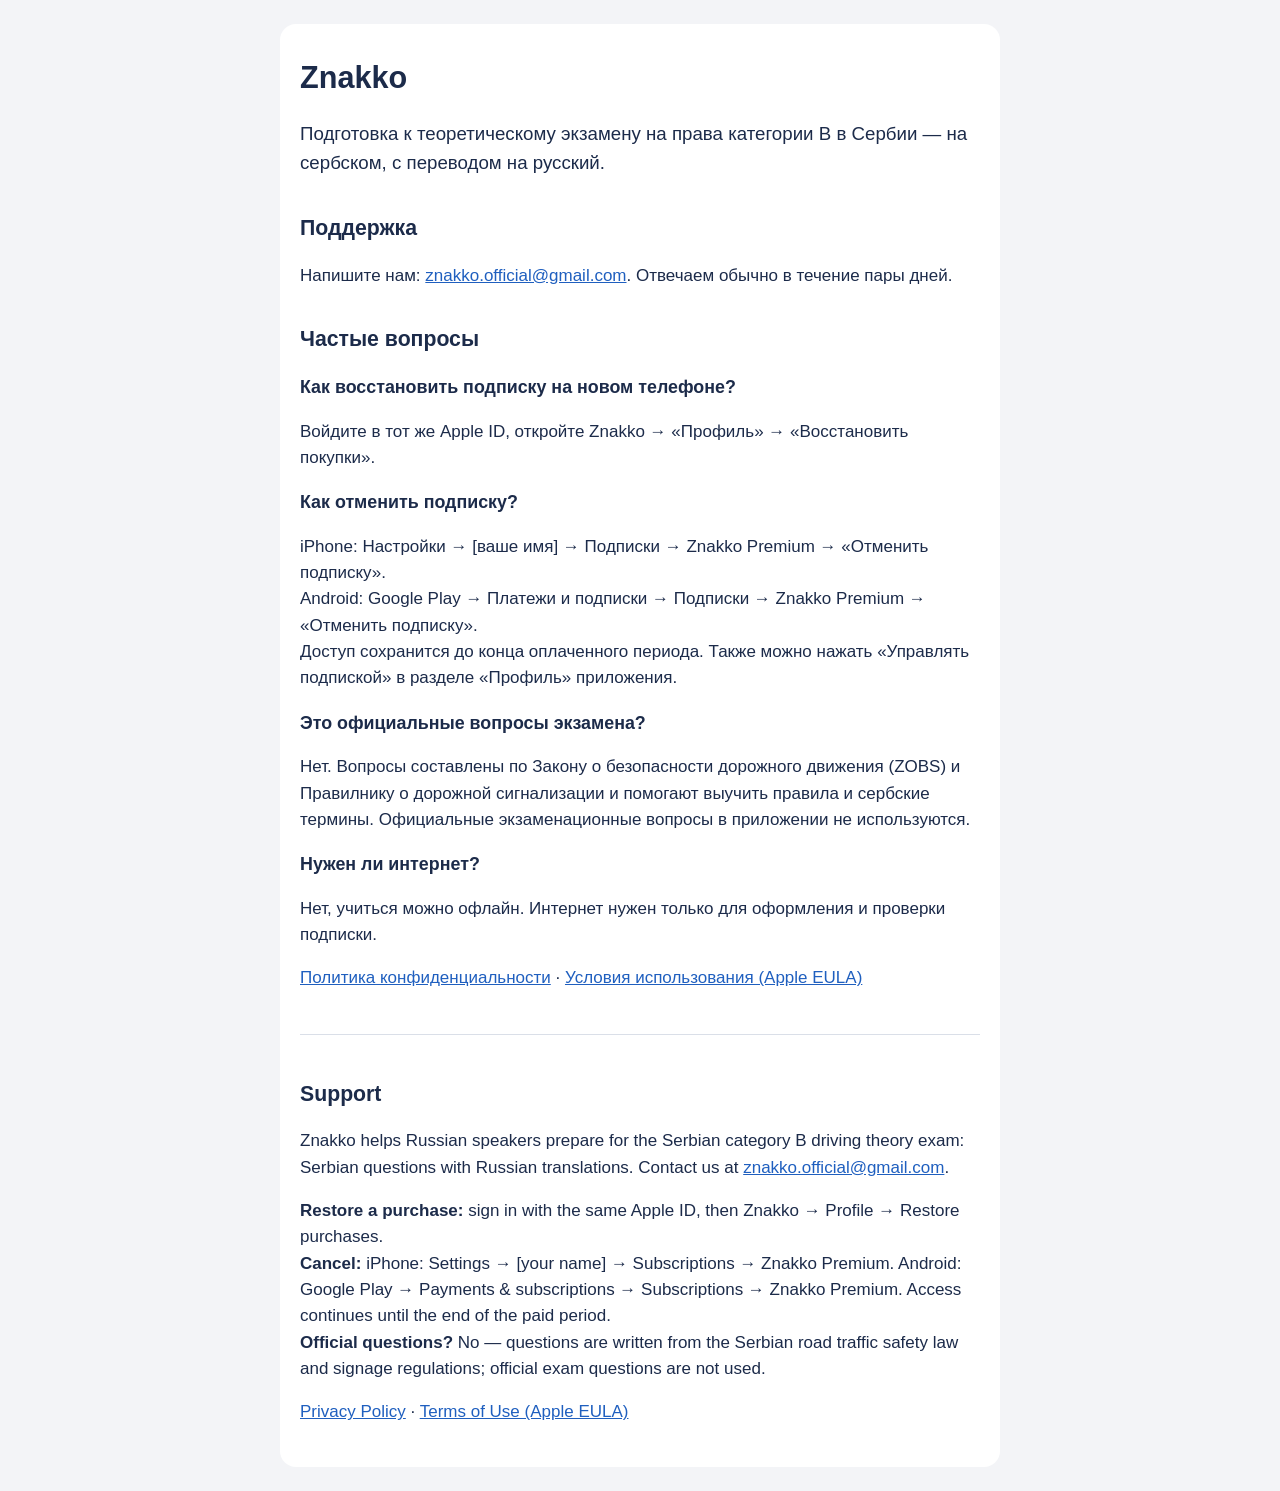
<file: index.html>
<!doctype html>
<html lang="ru">
<head>
<meta charset="utf-8">
<meta name="viewport" content="width=device-width, initial-scale=1">
<title>Znakko — подготовка к экзамену на права в Сербии</title>
<link rel="stylesheet" href="style.css">
</head>
<body>
<main>
  <h1>Znakko</h1>
  <p class="lead">Подготовка к теоретическому экзамену на права категории B в Сербии — на сербском, с переводом на русский.</p>

  <h2>Поддержка</h2>
  <p>Напишите нам: <a href="mailto:znakko.official@gmail.com">znakko.official@gmail.com</a>. Отвечаем обычно в течение пары дней.</p>

  <h2>Частые вопросы</h2>
  <h3>Как восстановить подписку на новом телефоне?</h3>
  <p>Войдите в тот же Apple ID, откройте Znakko → «Профиль» → «Восстановить покупки».</p>
  <h3>Как отменить подписку?</h3>
  <p>iPhone: Настройки → [ваше имя] → Подписки → Znakko Premium → «Отменить подписку».<br>Android: Google Play → Платежи и подписки → Подписки → Znakko Premium → «Отменить подписку».<br>Доступ сохранится до конца оплаченного периода. Также можно нажать «Управлять подпиской» в разделе «Профиль» приложения.</p>
  <h3>Это официальные вопросы экзамена?</h3>
  <p>Нет. Вопросы составлены по Закону о безопасности дорожного движения (ZOBS) и Правилнику о дорожной сигнализации и помогают выучить правила и сербские термины. Официальные экзаменационные вопросы в приложении не используются.</p>
  <h3>Нужен ли интернет?</h3>
  <p>Нет, учиться можно офлайн. Интернет нужен только для оформления и проверки подписки.</p>

  <p><a href="privacy/">Политика конфиденциальности</a> · <a href="https://www.apple.com/legal/internet-services/itunes/dev/stdeula/">Условия использования (Apple EULA)</a></p>

  <hr>

  <div lang="en">
  <h2>Support</h2>
  <p>Znakko helps Russian speakers prepare for the Serbian category B driving theory exam: Serbian questions with Russian translations. Contact us at <a href="mailto:znakko.official@gmail.com">znakko.official@gmail.com</a>.</p>
  <p><strong>Restore a purchase:</strong> sign in with the same Apple ID, then Znakko → Profile → Restore purchases.<br>
  <strong>Cancel:</strong> iPhone: Settings → [your name] → Subscriptions → Znakko Premium. Android: Google Play → Payments &amp; subscriptions → Subscriptions → Znakko Premium. Access continues until the end of the paid period.<br>
  <strong>Official questions?</strong> No — questions are written from the Serbian road traffic safety law and signage regulations; official exam questions are not used.</p>
  <p><a href="privacy/">Privacy Policy</a> · <a href="https://www.apple.com/legal/internet-services/itunes/dev/stdeula/">Terms of Use (Apple EULA)</a></p>
  </div>
</main>
</body>
</html>
</file>
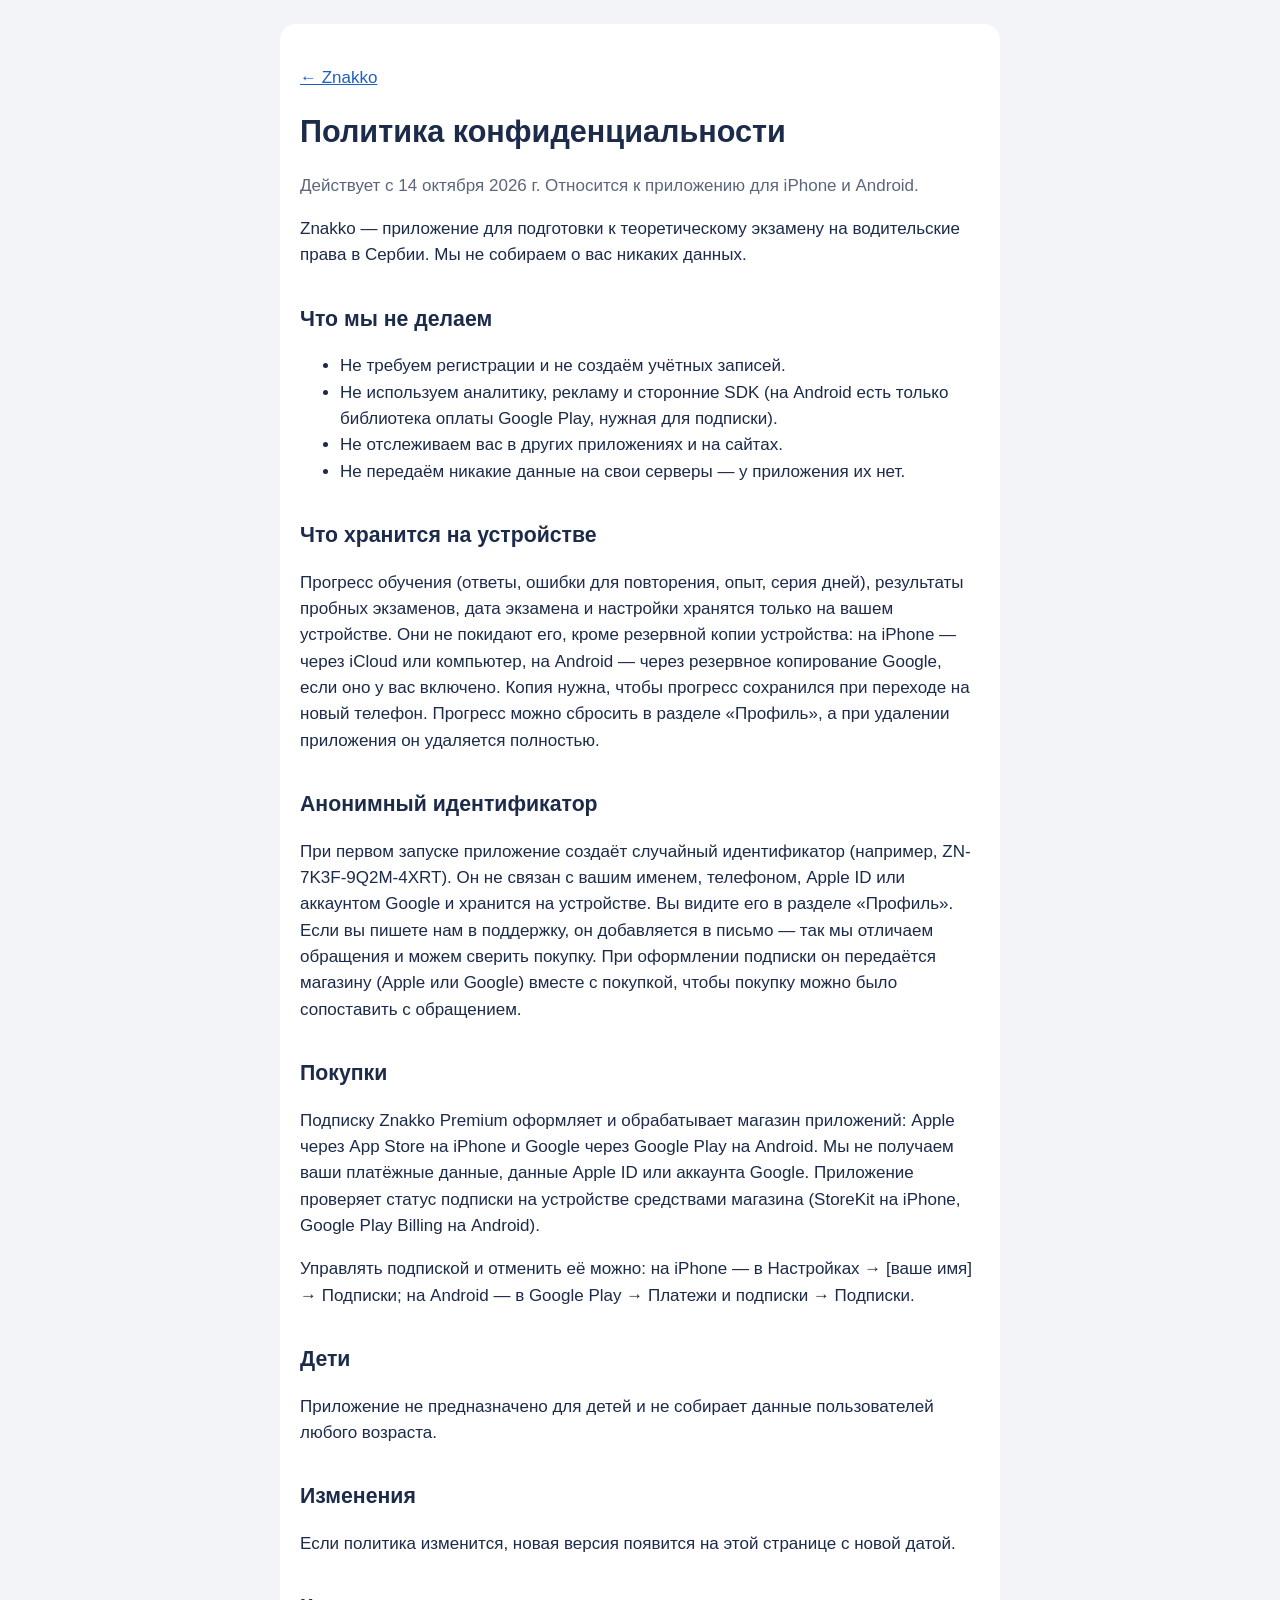
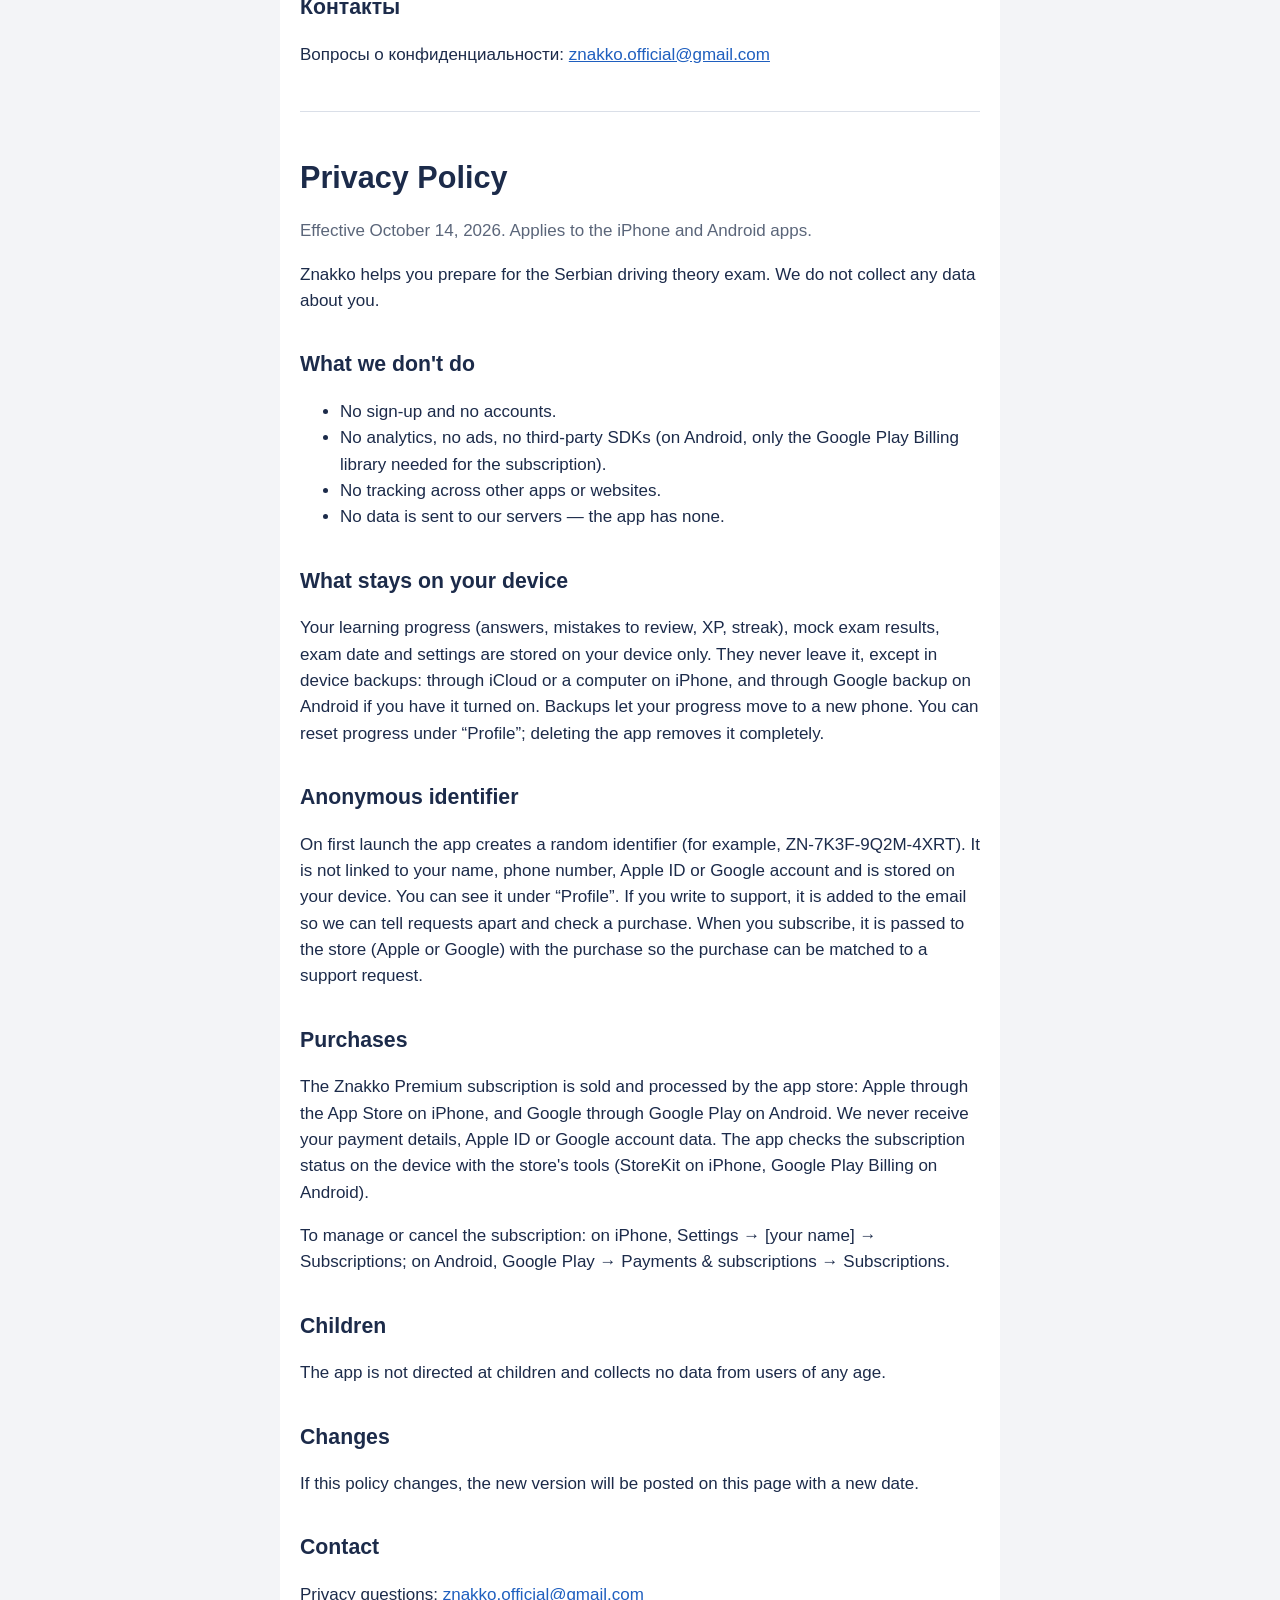
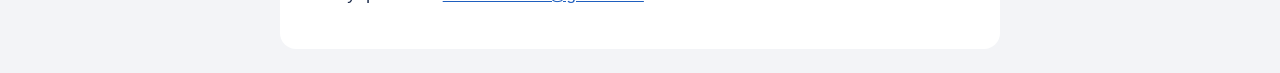
<file: privacy/index.html>
<!doctype html>
<html lang="ru">
<head>
<meta charset="utf-8">
<meta name="viewport" content="width=device-width, initial-scale=1">
<title>Znakko — Политика конфиденциальности / Privacy Policy</title>
<link rel="stylesheet" href="../style.css">
</head>
<body>
<main>
  <p class="back"><a href="../">← Znakko</a></p>

  <h1>Политика конфиденциальности</h1>
  <p class="muted">Действует с 14 октября 2026 г. Относится к приложению для iPhone и Android.</p>

  <p>Znakko — приложение для подготовки к теоретическому экзамену на водительские права в Сербии. Мы не собираем о вас никаких данных.</p>

  <h2>Что мы не делаем</h2>
  <ul>
    <li>Не требуем регистрации и не создаём учётных записей.</li>
    <li>Не используем аналитику, рекламу и сторонние SDK (на Android есть только библиотека оплаты Google Play, нужная для подписки).</li>
    <li>Не отслеживаем вас в других приложениях и на сайтах.</li>
    <li>Не передаём никакие данные на свои серверы — у приложения их нет.</li>
  </ul>

  <h2>Что хранится на устройстве</h2>
  <p>Прогресс обучения (ответы, ошибки для повторения, опыт, серия дней), результаты пробных экзаменов, дата экзамена и настройки хранятся только на вашем устройстве. Они не покидают его, кроме резервной копии устройства: на iPhone — через iCloud или компьютер, на Android — через резервное копирование Google, если оно у вас включено. Копия нужна, чтобы прогресс сохранился при переходе на новый телефон. Прогресс можно сбросить в разделе «Профиль», а при удалении приложения он удаляется полностью.</p>

  <h2>Анонимный идентификатор</h2>
  <p>При первом запуске приложение создаёт случайный идентификатор (например, ZN-7K3F-9Q2M-4XRT). Он не связан с вашим именем, телефоном, Apple ID или аккаунтом Google и хранится на устройстве. Вы видите его в разделе «Профиль». Если вы пишете нам в поддержку, он добавляется в письмо — так мы отличаем обращения и можем сверить покупку. При оформлении подписки он передаётся магазину (Apple или Google) вместе с покупкой, чтобы покупку можно было сопоставить с обращением.</p>

  <h2>Покупки</h2>
  <p>Подписку Znakko Premium оформляет и обрабатывает магазин приложений: Apple через App Store на iPhone и Google через Google Play на Android. Мы не получаем ваши платёжные данные, данные Apple ID или аккаунта Google. Приложение проверяет статус подписки на устройстве средствами магазина (StoreKit на iPhone, Google Play Billing на Android).</p>
  <p>Управлять подпиской и отменить её можно: на iPhone — в Настройках → [ваше имя] → Подписки; на Android — в Google Play → Платежи и подписки → Подписки.</p>

  <h2>Дети</h2>
  <p>Приложение не предназначено для детей и не собирает данные пользователей любого возраста.</p>

  <h2>Изменения</h2>
  <p>Если политика изменится, новая версия появится на этой странице с новой датой.</p>

  <h2>Контакты</h2>
  <p>Вопросы о конфиденциальности: <a href="mailto:znakko.official@gmail.com">znakko.official@gmail.com</a></p>

  <hr>

  <h1 lang="en">Privacy Policy</h1>
  <div lang="en">
  <p class="muted">Effective October 14, 2026. Applies to the iPhone and Android apps.</p>

  <p>Znakko helps you prepare for the Serbian driving theory exam. We do not collect any data about you.</p>

  <h2>What we don't do</h2>
  <ul>
    <li>No sign-up and no accounts.</li>
    <li>No analytics, no ads, no third-party SDKs (on Android, only the Google Play Billing library needed for the subscription).</li>
    <li>No tracking across other apps or websites.</li>
    <li>No data is sent to our servers — the app has none.</li>
  </ul>

  <h2>What stays on your device</h2>
  <p>Your learning progress (answers, mistakes to review, XP, streak), mock exam results, exam date and settings are stored on your device only. They never leave it, except in device backups: through iCloud or a computer on iPhone, and through Google backup on Android if you have it turned on. Backups let your progress move to a new phone. You can reset progress under “Profile”; deleting the app removes it completely.</p>

  <h2>Anonymous identifier</h2>
  <p>On first launch the app creates a random identifier (for example, ZN-7K3F-9Q2M-4XRT). It is not linked to your name, phone number, Apple ID or Google account and is stored on your device. You can see it under “Profile”. If you write to support, it is added to the email so we can tell requests apart and check a purchase. When you subscribe, it is passed to the store (Apple or Google) with the purchase so the purchase can be matched to a support request.</p>

  <h2>Purchases</h2>
  <p>The Znakko Premium subscription is sold and processed by the app store: Apple through the App Store on iPhone, and Google through Google Play on Android. We never receive your payment details, Apple ID or Google account data. The app checks the subscription status on the device with the store's tools (StoreKit on iPhone, Google Play Billing on Android).</p>
  <p>To manage or cancel the subscription: on iPhone, Settings → [your name] → Subscriptions; on Android, Google Play → Payments &amp; subscriptions → Subscriptions.</p>

  <h2>Children</h2>
  <p>The app is not directed at children and collects no data from users of any age.</p>

  <h2>Changes</h2>
  <p>If this policy changes, the new version will be posted on this page with a new date.</p>

  <h2>Contact</h2>
  <p>Privacy questions: <a href="mailto:znakko.official@gmail.com">znakko.official@gmail.com</a></p>
  </div>
</main>
</body>
</html>
</file>
<file: style.css>
:root {
  --bg: #f3f4f7;
  --card: #ffffff;
  --text: #1c2b4a;
  --muted: #5b667a;
  --accent: #1f5fbf;
  --rule: #dadfe8;
  color-scheme: light dark;
}
@media (prefers-color-scheme: dark) {
  :root {
    --bg: #0e1524;
    --card: #18223a;
    --text: #e8edf6;
    --muted: #9aa6bd;
    --accent: #5b92e5;
    --rule: #2c3855;
  }
}
* { box-sizing: border-box; }
body {
  margin: 0;
  background: var(--bg);
  color: var(--text);
  font: 17px/1.55 -apple-system, BlinkMacSystemFont, "Segoe UI", Roboto, sans-serif;
}
main {
  max-width: 720px;
  margin: 24px auto;
  padding: 24px 20px;
  background: var(--card);
  border-radius: 16px;
}
@media (max-width: 760px) {
  main { margin: 0; border-radius: 0; min-height: 100vh; }
}
h1 { font-size: 1.8em; margin: 0.2em 0 0.4em; }
h2 { font-size: 1.25em; margin-top: 1.6em; }
h3 { font-size: 1.05em; margin-bottom: 0.2em; }
a { color: var(--accent); }
.muted, .back { color: var(--muted); }
.lead { font-size: 1.1em; }
hr { border: 0; border-top: 1px solid var(--rule); margin: 2.5em 0; }
</file>
